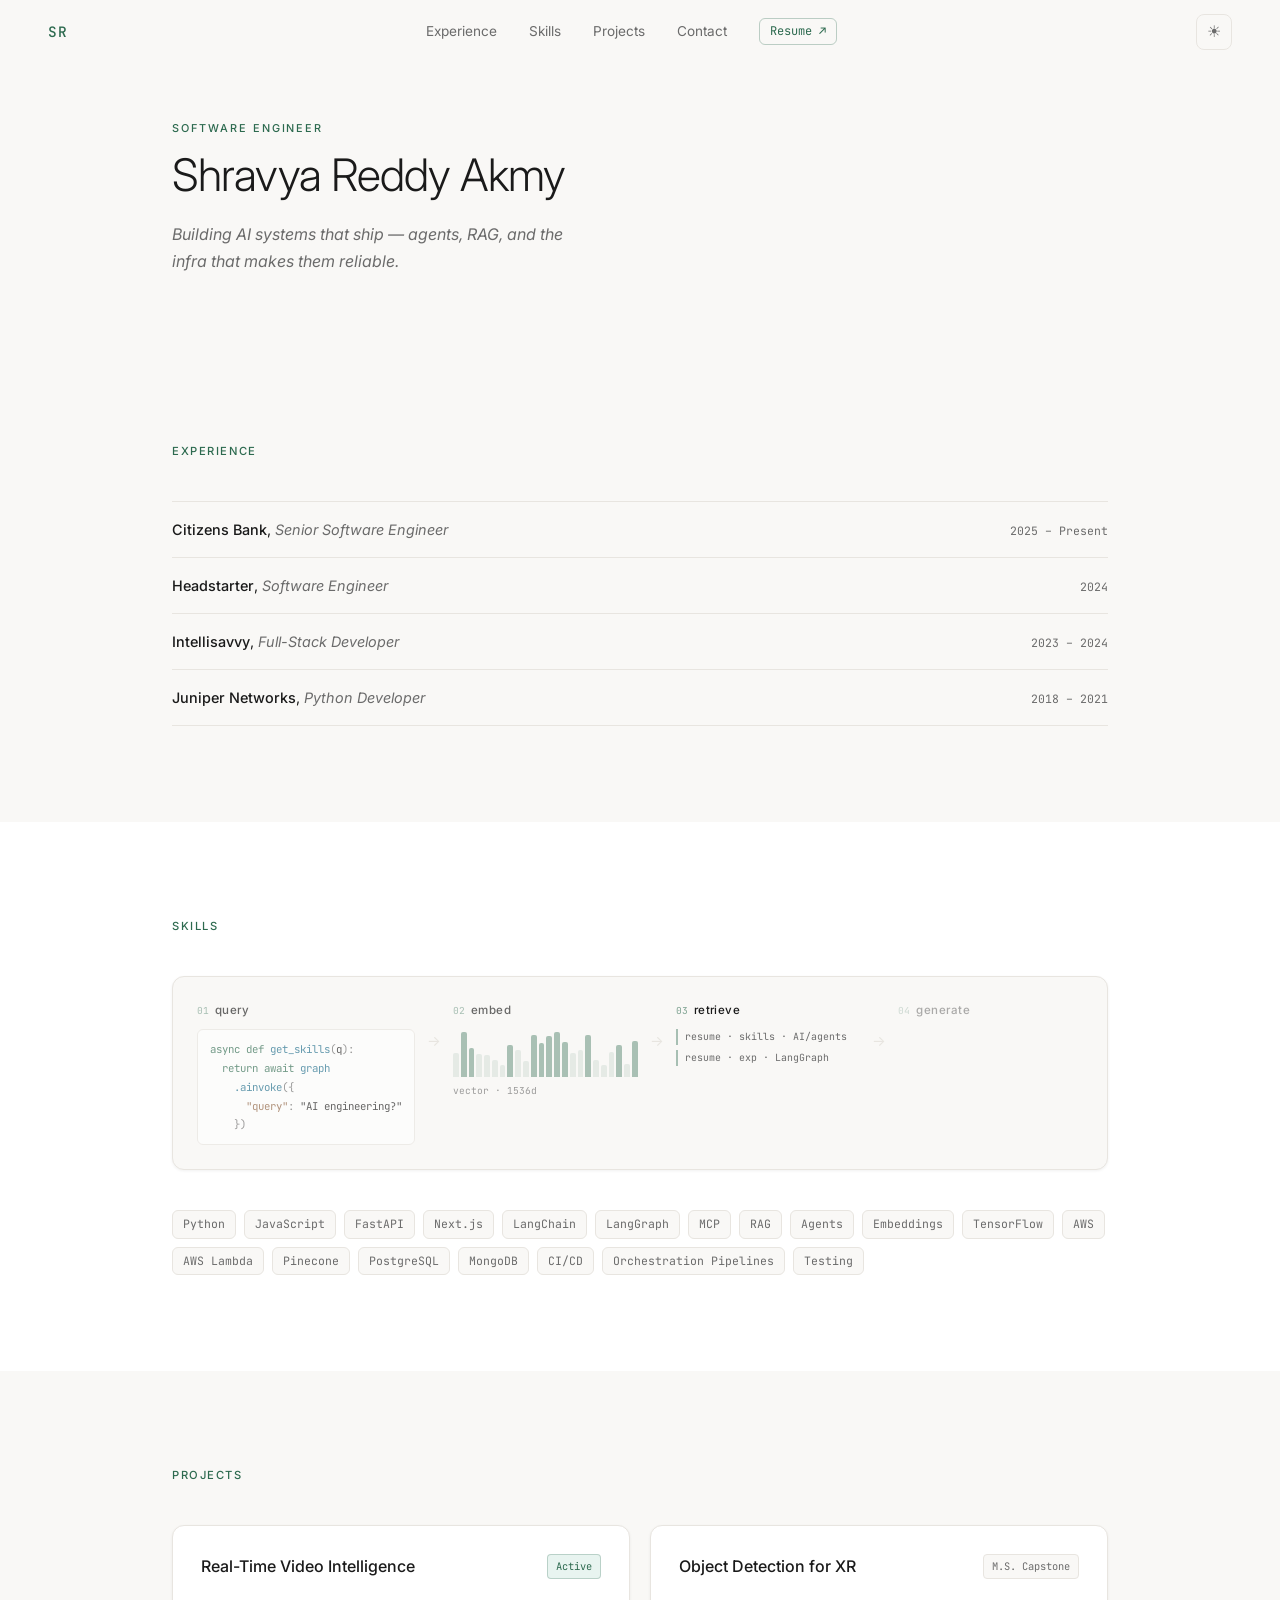
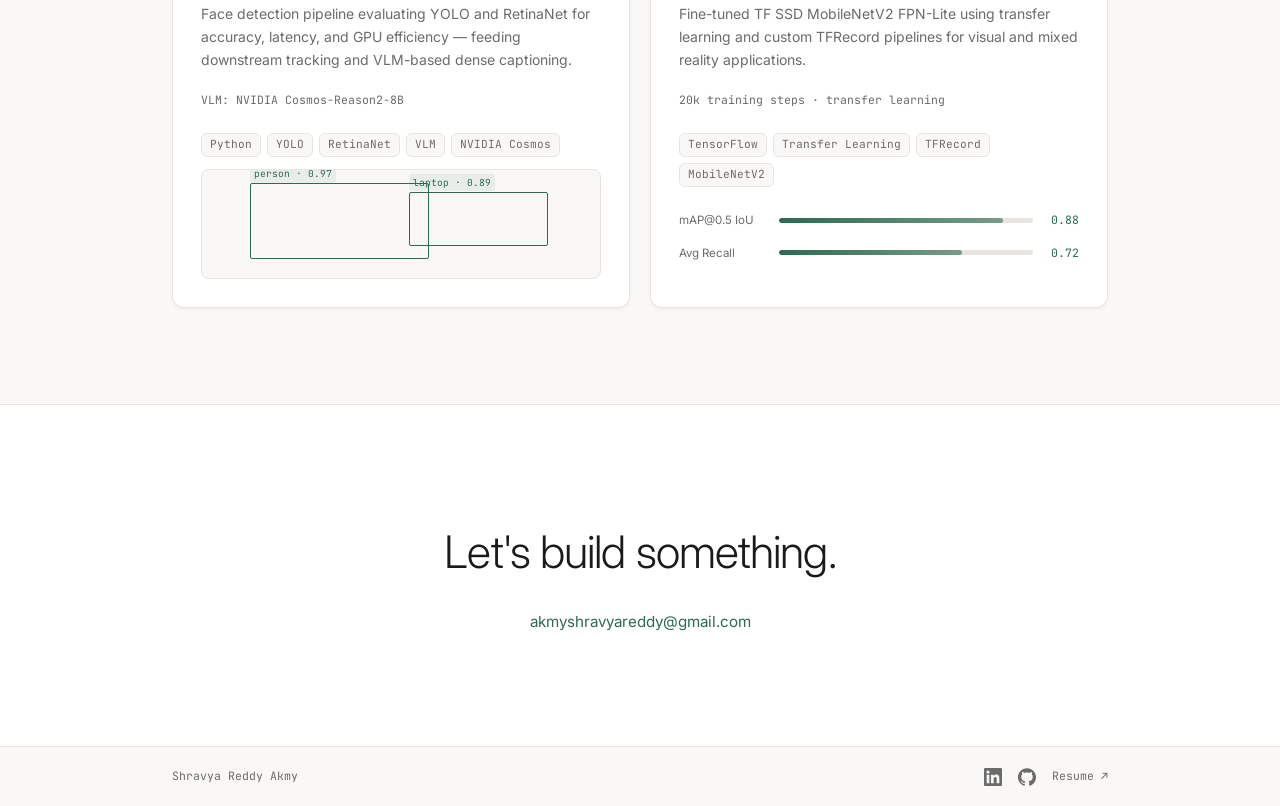
<file: index.html>
<!DOCTYPE html>
<html lang="en" data-theme="light">
<head>
  <meta charset="UTF-8">
  <meta name="viewport" content="width=device-width, initial-scale=1.0">
  <meta name="description" content="Shravya Reddy Akmy — Software Engineer building AI infrastructure, RAG pipelines, and agentic systems.">
  <title>Shravya Reddy Akmy</title>
  <script>
    (function() {
      const saved = localStorage.getItem('theme') ||
        (window.matchMedia('(prefers-color-scheme: dark)').matches ? 'dark' : 'light');
      document.documentElement.setAttribute('data-theme', saved);
    })();
  </script>
  <link rel="icon" type="image/jpeg" href="shravya-favicon.jpeg">
  <link rel="apple-touch-icon" href="shravya-favicon.jpeg">
  <link rel="preconnect" href="https://fonts.googleapis.com">
  <link rel="preconnect" href="https://fonts.gstatic.com" crossorigin>
  <link href="https://fonts.googleapis.com/css2?family=Inter:ital,wght@0,300;0,400;0,500;1,300;1,400&family=JetBrains+Mono:wght@400;500&display=swap" rel="stylesheet">
  <link rel="stylesheet" href="style.css">
</head>
<body>

  <!-- NAV -->
  <nav id="nav">
    <a href="#" class="nav-logo">SR</a>
    <div class="nav-links" id="nav-links">
      <a href="#experience">Experience</a>
      <a href="#skills">Skills</a>
      <a href="#projects">Projects</a>
      <a href="#contact">Contact</a>
      <a href="Shravya_Resume.pdf" target="_blank" rel="noopener noreferrer" class="nav-resume">Resume ↗</a>
    </div>
    <button id="theme-toggle" aria-label="Toggle dark mode">
      <span class="theme-icon">☀</span>
    </button>
    <button class="nav-hamburger" id="hamburger" aria-label="Open menu">
      <span></span><span></span><span></span>
    </button>
  </nav>

  <!-- HERO -->
  <section id="hero">
    <div class="hero-content">
      <p class="hero-eyebrow">Software Engineer</p>
      <h1 class="hero-name">Shravya Reddy Akmy</h1>
      <p class="hero-line">Building AI systems that ship — agents, RAG, and the infra that makes them reliable.</p>
    </div>
  </section>

  <!-- EXPERIENCE -->
  <section id="experience">
    <div class="container">
      <h2 class="section-label">Experience</h2>
      <div class="exp-list">

        <div class="exp-row">
          <span class="exp-entry"><span class="exp-company">Citizens Bank</span>, <span class="exp-role">Senior Software Engineer</span></span>
          <span class="exp-date">2025 – Present</span>
        </div>

        <div class="exp-row">
          <span class="exp-entry"><span class="exp-company">Headstarter</span>, <span class="exp-role">Software Engineer</span></span>
          <span class="exp-date">2024</span>
        </div>

        <div class="exp-row">
          <span class="exp-entry"><span class="exp-company">Intellisavvy</span>, <span class="exp-role">Full-Stack Developer</span></span>
          <span class="exp-date">2023 – 2024</span>
        </div>

        <div class="exp-row">
          <span class="exp-entry"><span class="exp-company">Juniper Networks</span>, <span class="exp-role">Python Developer</span></span>
          <span class="exp-date">2018 – 2021</span>
        </div>

      </div>
    </div>
  </section>

  <!-- SKILLS -->
  <section id="skills">
    <div class="container">
      <h2 class="section-label">Skills</h2>
      <div class="skill-tile skill-tile-pipeline" id="tile-pipeline">
        <div class="pl-grid">

          <div class="pl-step" id="pl-query">
            <div class="pl-step-head">
              <span class="pl-num">01</span>
              <span class="pl-step-label">query</span>
            </div>
            <div class="pl-body">
              <div class="pl-code" id="pl-code">
                <div class="pl-code-line"><span class="kw">async def</span> <span class="fn">get_skills</span><span class="op">(</span><span class="va">q</span><span class="op">):</span></div>
                <div class="pl-code-line"><span class="op">  </span><span class="kw">return await</span> <span class="fn">graph</span></div>
                <div class="pl-code-line"><span class="op">    </span><span class="fn">.ainvoke</span><span class="op">({</span></div>
                <div class="pl-code-line"><span class="op">      </span><span class="str">"query"</span><span class="op">: </span><span class="va" id="pl-query-val">"…"</span></div>
                <div class="pl-code-line"><span class="op">    })</span></div>
              </div>
            </div>
          </div>

          <div class="pl-arrow">→</div>

          <div class="pl-step" id="pl-embed">
            <div class="pl-step-head">
              <span class="pl-num">02</span>
              <span class="pl-step-label">embed</span>
            </div>
            <div class="pl-body">
              <div class="pl-vector" id="pl-vector"></div>
              <span class="pl-meta">vector · 1536d</span>
            </div>
          </div>

          <div class="pl-arrow">→</div>

          <div class="pl-step" id="pl-retrieve">
            <div class="pl-step-head">
              <span class="pl-num">03</span>
              <span class="pl-step-label">retrieve</span>
            </div>
            <div class="pl-body pl-docs" id="pl-docs"></div>
          </div>

          <div class="pl-arrow">→</div>

          <div class="pl-step" id="pl-generate">
            <div class="pl-step-head">
              <span class="pl-num">04</span>
              <span class="pl-step-label">generate</span>
            </div>
            <div class="pl-body pl-tags" id="pl-tags"></div>
          </div>

        </div>
      </div>

      <div class="skill-tags-row">
        <span class="skill-tag">Python</span>
        <span class="skill-tag">JavaScript</span>
        <span class="skill-tag">FastAPI</span>
        <span class="skill-tag">Next.js</span>
        <span class="skill-tag">LangChain</span>
        <span class="skill-tag">LangGraph</span>
        <span class="skill-tag">MCP</span>
        <span class="skill-tag">RAG</span>
        <span class="skill-tag">Agents</span>
        <span class="skill-tag">Embeddings</span>
        <span class="skill-tag">TensorFlow</span>
        <span class="skill-tag">AWS</span>
        <span class="skill-tag">AWS Lambda</span>
        <span class="skill-tag">Pinecone</span>
        <span class="skill-tag">PostgreSQL</span>
        <span class="skill-tag">MongoDB</span>
        <span class="skill-tag">CI/CD</span>
        <span class="skill-tag">Orchestration Pipelines</span>
        <span class="skill-tag">Testing</span>
      </div>
    </div>
  </section>

  <!-- PROJECTS -->
  <section id="projects">
    <div class="container">
      <h2 class="section-label">Projects</h2>
      <div class="projects-grid">

        <div class="project-card">
          <div class="project-header">
            <h3 class="project-title">Real-Time Video Intelligence</h3>
            <span class="project-badge active-badge">Active</span>
          </div>
          <p class="project-desc">Face detection pipeline evaluating YOLO and RetinaNet for accuracy, latency, and GPU efficiency — feeding downstream tracking and VLM-based dense captioning.</p>
          <p class="project-mono">VLM: NVIDIA Cosmos-Reason2-8B</p>
          <div class="tech-tags">
            <span class="tag">Python</span><span class="tag">YOLO</span><span class="tag">RetinaNet</span><span class="tag">VLM</span><span class="tag">NVIDIA Cosmos</span>
          </div>
          <div class="project-visual">
            <div class="camera-frame">
              <div class="bbox-anim">
                <div class="bbox"></div>
                <span class="bbox-label">person · 0.97</span>
              </div>
              <div class="bbox-anim bbox-anim-2">
                <div class="bbox"></div>
                <span class="bbox-label">laptop · 0.89</span>
              </div>
            </div>
          </div>
        </div>

        <div class="project-card">
          <div class="project-header">
            <h3 class="project-title">Object Detection for XR</h3>
            <span class="project-badge ms-badge">M.S. Capstone</span>
          </div>
          <p class="project-desc">Fine-tuned TF SSD MobileNetV2 FPN-Lite using transfer learning and custom TFRecord pipelines for visual and mixed reality applications.</p>
          <p class="project-mono">20k training steps · transfer learning</p>
          <div class="tech-tags">
            <span class="tag">TensorFlow</span><span class="tag">Transfer Learning</span><span class="tag">TFRecord</span><span class="tag">MobileNetV2</span>
          </div>
          <div class="project-visual">
            <div class="metrics-visual">
              <div class="metric-row">
                <span class="metric-label">mAP@0.5 IoU</span>
                <div class="metric-track"><div class="metric-fill" style="--w:88%"></div></div>
                <span class="metric-val">0.88</span>
              </div>
              <div class="metric-row">
                <span class="metric-label">Avg Recall</span>
                <div class="metric-track"><div class="metric-fill" style="--w:72%"></div></div>
                <span class="metric-val">0.72</span>
              </div>
            </div>
          </div>
        </div>

      </div>
    </div>
  </section>

  <!-- CONTACT -->
  <section id="contact">
    <div class="container">
      <div class="contact-inner">
        <h2 class="contact-heading">Let's build something.</h2>
        <a href="mailto:akmyshravyareddy@gmail.com" class="contact-email">akmyshravyareddy@gmail.com</a>
      </div>
    </div>
  </section>

  <footer>
    <div class="container footer-inner">
      <span class="footer-text">Shravya Reddy Akmy</span>
      <div class="footer-links">
        <a href="https://linkedin.com/in/shravyareddyakmy/" target="_blank" rel="noopener noreferrer" aria-label="LinkedIn" class="footer-icon-link">
          <!-- LinkedIn SVG -->
          <svg xmlns="http://www.w3.org/2000/svg" width="18" height="18" viewBox="0 0 24 24" fill="currentColor">
            <path d="M20.447 20.452h-3.554v-5.569c0-1.328-.027-3.037-1.852-3.037-1.853 0-2.136 1.445-2.136 2.939v5.667H9.351V9h3.414v1.561h.046c.477-.9 1.637-1.85 3.37-1.85 3.601 0 4.267 2.37 4.267 5.455v6.286zM5.337 7.433a2.062 2.062 0 0 1-2.063-2.065 2.064 2.064 0 1 1 2.063 2.065zm1.782 13.019H3.555V9h3.564v11.452zM22.225 0H1.771C.792 0 0 .774 0 1.729v20.542C0 23.227.792 24 1.771 24h20.451C23.2 24 24 23.227 24 22.271V1.729C24 .774 23.2 0 22.222 0h.003z"/>
          </svg>
        </a>
        <a href="https://github.com/ShravyaReddyAkmy" target="_blank" rel="noopener noreferrer" aria-label="GitHub" class="footer-icon-link">
          <!-- GitHub SVG -->
          <svg xmlns="http://www.w3.org/2000/svg" width="18" height="18" viewBox="0 0 24 24" fill="currentColor">
            <path d="M12 .297c-6.63 0-12 5.373-12 12 0 5.303 3.438 9.8 8.205 11.385.6.113.82-.258.82-.577 0-.285-.01-1.04-.015-2.04-3.338.724-4.042-1.61-4.042-1.61C4.422 18.07 3.633 17.7 3.633 17.7c-1.087-.744.084-.729.084-.729 1.205.084 1.838 1.236 1.838 1.236 1.07 1.835 2.809 1.305 3.495.998.108-.776.417-1.305.76-1.605-2.665-.3-5.466-1.332-5.466-5.93 0-1.31.465-2.38 1.235-3.22-.135-.303-.54-1.523.105-3.176 0 0 1.005-.322 3.3 1.23.96-.267 1.98-.399 3-.405 1.02.006 2.04.138 3 .405 2.28-1.552 3.285-1.23 3.285-1.23.645 1.653.24 2.873.12 3.176.765.84 1.23 1.91 1.23 3.22 0 4.61-2.805 5.625-5.475 5.92.42.36.81 1.096.81 2.22 0 1.606-.015 2.896-.015 3.286 0 .315.21.69.825.57C20.565 22.092 24 17.592 24 12.297c0-6.627-5.373-12-12-12"/>
          </svg>
        </a>
        <a href="https://shravyareddy.com/Shravya_Resume.pdf" target="_blank" rel="noopener noreferrer" class="footer-resume">Resume ↗</a>
      </div>
    </div>
  </footer>

  <script src="js/theme.js"></script>
  <script src="js/skills.js"></script>
  <script src="js/main.js"></script>
</body>
</html>
</file>
<file: style.css>
/* =============================================
   VARIABLES
   ============================================= */
:root {
  --bg: #F9F8F6;
  --surface: #FFFFFF;
  --border: #E8E5E0;
  --text-primary: #1A1A1A;
  --text-secondary: #6B6B6B;
  --accent: #2D6A4F;
  --accent-rgb: 45, 106, 79;
  --accent-dim: #E8F4F0;
  --shadow-sm: 0 1px 3px rgba(0,0,0,0.06);
  --shadow-md: 0 4px 16px rgba(0,0,0,0.08);
  --font-sans: 'Inter', system-ui, sans-serif;
  --font-mono: 'JetBrains Mono', 'Fira Code', monospace;
  --radius-card: 12px;
  --radius-tag: 6px;
  --dur: 200ms;
  --ease: cubic-bezier(0.4, 0, 0.2, 1);
}

[data-theme="dark"] {
  --bg: #0E0E0E;
  --surface: #161616;
  --border: #2A2A2A;
  --text-primary: #F0EFEC;
  --text-secondary: #888884;
  --accent: #52B788;
  --accent-rgb: 82, 183, 136;
  --accent-dim: #1A2E24;
  --shadow-sm: none;
  --shadow-md: none;
}

/* =============================================
   RESET & BASE
   ============================================= */
*, *::before, *::after { box-sizing: border-box; margin: 0; padding: 0; }

html { scroll-behavior: smooth; }

body {
  font-family: var(--font-sans);
  background: var(--bg);
  color: var(--text-primary);
  font-size: 1rem;
  line-height: 1.6;
  transition: background var(--dur) var(--ease), color var(--dur) var(--ease);
  -webkit-font-smoothing: antialiased;
}

a { color: inherit; text-decoration: none; }

.container {
  max-width: 1000px;
  margin: 0 auto;
  padding: 0 32px;
}

section {
  padding: 96px 0;
}

.section-label {
  font-size: 0.7rem;
  font-weight: 500;
  letter-spacing: 0.14em;
  text-transform: uppercase;
  color: var(--accent);
  margin-bottom: 40px;
}

/* =============================================
   NAV
   ============================================= */
#nav {
  position: fixed;
  top: 0; left: 0; right: 0;
  height: 64px;
  display: flex;
  align-items: center;
  justify-content: space-between;
  padding: 0 48px;
  z-index: 100;
  transition: background var(--dur) var(--ease),
              border-color var(--dur) var(--ease),
              backdrop-filter var(--dur) var(--ease);
  border-bottom: 1px solid transparent;
}

#nav.scrolled {
  background: rgba(var(--bg-surface, 249,248,246), 0.85);
  backdrop-filter: blur(12px);
  -webkit-backdrop-filter: blur(12px);
  border-bottom-color: var(--border);
}

[data-theme="dark"] #nav.scrolled {
  background: rgba(14,14,14,0.85);
}

.nav-logo {
  font-family: var(--font-mono);
  font-size: 0.9rem;
  font-weight: 500;
  color: var(--accent);
  letter-spacing: 0.05em;
}

.nav-links {
  display: flex;
  align-items: center;
  gap: 32px;
}

.nav-links a {
  font-size: 0.85rem;
  color: var(--text-secondary);
  transition: color var(--dur) var(--ease);
}

.nav-links a:hover { color: var(--text-primary); }

.nav-resume {
  font-family: var(--font-mono);
  font-size: 0.75rem !important;
  color: var(--accent) !important;
  border: 1px solid rgba(var(--accent-rgb), 0.3);
  border-radius: var(--radius-tag);
  padding: 3px 10px;
  transition: border-color var(--dur) var(--ease), background var(--dur) var(--ease) !important;
}

.nav-resume:hover {
  background: var(--accent-dim);
  border-color: var(--accent);
  color: var(--accent) !important;
}

#theme-toggle {
  background: none;
  border: 1px solid var(--border);
  border-radius: 8px;
  width: 36px;
  height: 36px;
  cursor: pointer;
  display: flex;
  align-items: center;
  justify-content: center;
  font-size: 1rem;
  color: var(--text-secondary);
  transition: border-color var(--dur) var(--ease), color var(--dur) var(--ease);
}

#theme-toggle:hover { border-color: var(--accent); color: var(--accent); }

.nav-hamburger {
  display: none;
  flex-direction: column;
  gap: 5px;
  background: none;
  border: none;
  cursor: pointer;
  padding: 4px;
}

.nav-hamburger span {
  display: block;
  width: 22px;
  height: 1.5px;
  background: var(--text-primary);
  transition: var(--dur) var(--ease);
}

/* =============================================
   HERO
   ============================================= */
#hero {
  max-width: 1000px;
  margin: 0 auto;
  padding: 120px 32px 72px;
}

.hero-content {
  max-width: 560px;
}

.hero-eyebrow {
  font-size: 0.68rem;
  font-weight: 500;
  letter-spacing: 0.18em;
  text-transform: uppercase;
  color: var(--accent);
  margin-bottom: 14px;
}

.hero-name {
  font-size: clamp(1.8rem, 4vw, 2.8rem);
  font-weight: 300;
  letter-spacing: -0.02em;
  color: var(--text-primary);
  line-height: 1.1;
  margin-bottom: 20px;
}

.hero-line {
  font-style: italic;
  font-size: 1rem;
  color: var(--text-secondary);
  line-height: 1.7;
  max-width: 420px;
}

/* =============================================
   EXPERIENCE — flat list
   ============================================= */
.exp-list {
  display: flex;
  flex-direction: column;
  gap: 0;
}

.exp-row {
  display: flex;
  justify-content: space-between;
  align-items: baseline;
  gap: 24px;
  padding: 16px 0;
  border-bottom: 1px solid var(--border);
}

.exp-row:first-child { border-top: 1px solid var(--border); }

.exp-entry { font-size: 0.9rem; }

.exp-company {
  font-weight: 500;
  color: var(--text-primary);
}

.exp-role {
  font-style: italic;
  color: var(--text-secondary);
}

.exp-date {
  font-family: var(--font-mono);
  font-size: 0.72rem;
  color: var(--text-secondary);
  white-space: nowrap;
  flex-shrink: 0;
}

/* Tech tags */
.tech-tags {
  display: flex;
  flex-wrap: wrap;
  gap: 6px;
}

.tag {
  font-family: var(--font-mono);
  font-size: 0.7rem;
  color: var(--text-secondary);
  background: var(--bg);
  border: 1px solid var(--border);
  border-radius: var(--radius-tag);
  padding: 2px 8px;
  transition: border-color var(--dur) var(--ease), color var(--dur) var(--ease);
}

.timeline-card:hover .tag {
  border-color: rgba(var(--accent-rgb), 0.25);
}

/* =============================================
   SKILLS
   ============================================= */
#skills { background: var(--surface); }

.skill-tile-pipeline {
  background: var(--bg);
  border: 1px solid var(--border);
  border-radius: var(--radius-card);
  padding: 24px;
  box-shadow: var(--shadow-sm);
  transition: border-color var(--dur) var(--ease);
  margin-bottom: 32px;
}

.skill-tile-pipeline:hover { border-color: rgba(var(--accent-rgb), 0.4); }

.tile-header {
  margin-bottom: 20px;
  display: flex;
  align-items: center;
  justify-content: space-between;
  flex-wrap: wrap;
  gap: 8px;
}

.tile-label {
  font-size: 0.78rem;
  font-weight: 500;
  color: var(--text-primary);
  letter-spacing: 0.02em;
}

.tile-tags {
  display: flex;
  flex-wrap: wrap;
  gap: 4px;
}

/* Pipeline grid — 4 steps + 3 arrows */
.pl-grid {
  display: grid;
  grid-template-columns: 1fr auto 1fr auto 1fr auto 1fr;
  gap: 0 12px;
  align-items: start;
}

.pl-arrow {
  font-size: 0.9rem;
  color: var(--border);
  padding-top: 28px;
  align-self: start;
  transition: color 400ms;
}

.pl-step {
  display: flex;
  flex-direction: column;
  gap: 10px;
  opacity: 0.35;
  transition: opacity 350ms var(--ease);
}

.pl-step.active { opacity: 1; }
.pl-step.done   { opacity: 0.65; }

.pl-step-head {
  display: flex;
  align-items: baseline;
  gap: 6px;
}

.pl-num {
  font-family: var(--font-mono);
  font-size: 0.6rem;
  color: var(--accent);
  opacity: 0.6;
}

.pl-step-label {
  font-size: 0.72rem;
  font-weight: 500;
  color: var(--text-primary);
  letter-spacing: 0.04em;
  text-transform: lowercase;
}

.pl-body {
  display: flex;
  flex-direction: column;
  gap: 6px;
  min-height: 110px;
}

/* Step 01 — code */
.pl-code {
  font-family: var(--font-mono);
  font-size: 0.67rem;
  line-height: 1.75;
  background: var(--surface);
  border: 1px solid var(--border);
  border-radius: 6px;
  padding: 10px 12px;
}

.pl-code-line { display: block; white-space: pre; }

/* syntax */
.kw  { color: #2D6A4F; }
.fn  { color: #1A6B8A; }
.str { color: #8B5E3C; }
.op  { color: var(--text-secondary); }
.va  { color: var(--text-primary); }
.ty  { color: #6B3FA0; }

[data-theme="dark"] .kw  { color: #52B788; }
[data-theme="dark"] .fn  { color: #56CFE1; }
[data-theme="dark"] .str { color: #E9C46A; }
[data-theme="dark"] .ty  { color: #C3A6FF; }

/* Step 02 — vector bars */
.pl-vector {
  display: flex;
  align-items: flex-end;
  gap: 2px;
  height: 48px;
}

.pl-bar {
  flex: 1;
  border-radius: 2px 2px 0 0;
  background: rgba(var(--accent-rgb), 0.25);
  transition: height 500ms var(--ease), background 300ms;
  min-height: 3px;
}

.pl-bar.pos { background: rgba(var(--accent-rgb), 0.6); }
.pl-bar.neg { background: rgba(var(--accent-rgb), 0.15); }

.pl-meta {
  font-family: var(--font-mono);
  font-size: 0.6rem;
  color: var(--text-secondary);
}

/* Step 03 — retrieved docs */
.pl-docs {
  display: flex;
  flex-direction: column;
  gap: 5px;
}

.pl-doc {
  font-family: var(--font-mono);
  font-size: 0.62rem;
  color: var(--text-secondary);
  border-left: 2px solid var(--border);
  padding-left: 7px;
  opacity: 0;
  transform: translateX(-4px);
  transition: opacity 300ms, transform 300ms, border-color 300ms;
}

.pl-doc.shown {
  opacity: 1;
  transform: translateX(0);
  border-color: rgba(var(--accent-rgb), 0.4);
}

/* Step 04 — generated tags */
.pl-tags {
  display: flex;
  flex-wrap: wrap;
  gap: 5px;
  align-content: flex-start;
}

.pl-tag {
  font-family: var(--font-mono);
  font-size: 0.65rem;
  padding: 3px 9px;
  border-radius: var(--radius-tag);
  border: 1px solid rgba(var(--accent-rgb), 0.3);
  color: var(--accent);
  background: var(--accent-dim);
  opacity: 0;
  transform: translateY(3px);
  transition: opacity 220ms, transform 220ms;
}

.pl-tag.shown { opacity: 1; transform: translateY(0); }

/* Skill tags row */
.skill-tags-row {
  display: flex;
  flex-wrap: wrap;
  gap: 8px;
  padding-top: 8px;
}

.skill-tag {
  font-family: var(--font-mono);
  font-size: 0.72rem;
  color: var(--text-secondary);
  background: var(--bg);
  border: 1px solid var(--border);
  border-radius: var(--radius-tag);
  padding: 4px 10px;
  cursor: default;
  transition: border-color var(--dur) var(--ease), color var(--dur) var(--ease),
              background var(--dur) var(--ease);
}

.skill-tag:hover {
  border-color: var(--accent);
  color: var(--accent);
  background: var(--accent-dim);
}

@keyframes blink {
  0%, 100% { opacity: 0.7; }
  50% { opacity: 0; }
}

/* =============================================
   PROJECTS
   ============================================= */
.projects-grid {
  display: grid;
  grid-template-columns: 1fr 1fr;
  gap: 20px;
}

.project-card {
  background: var(--surface);
  border: 1px solid var(--border);
  border-radius: var(--radius-card);
  padding: 28px;
  box-shadow: var(--shadow-sm);
  transition: transform var(--dur) var(--ease), box-shadow var(--dur) var(--ease),
              border-color var(--dur) var(--ease);
  display: flex;
  flex-direction: column;
  gap: 12px;
}

.project-card:hover {
  transform: translateY(-4px);
  box-shadow: var(--shadow-md);
  border-color: rgba(var(--accent-rgb), 0.3);
}

.project-header {
  display: flex;
  align-items: flex-start;
  justify-content: space-between;
  gap: 12px;
  margin-bottom: 10px;
}

.project-title {
  font-size: 1rem;
  font-weight: 500;
  color: var(--text-primary);
}

.project-badge {
  font-family: var(--font-mono);
  font-size: 0.65rem;
  padding: 3px 8px;
  border-radius: 4px;
  white-space: nowrap;
}

.active-badge {
  background: var(--accent-dim);
  color: var(--accent);
  border: 1px solid rgba(var(--accent-rgb), 0.25);
}

.ms-badge {
  background: var(--bg);
  color: var(--text-secondary);
  border: 1px solid var(--border);
}

.project-desc {
  font-size: 0.875rem;
  color: var(--text-secondary);
  line-height: 1.65;
  margin-bottom: 8px;
}

.project-mono {
  font-family: var(--font-mono);
  font-size: 0.72rem;
  color: var(--text-secondary);
  margin-bottom: 12px;
}

/* Camera scene visual */
.project-visual {
  flex-shrink: 0;
}

.camera-scene {
  display: flex;
  align-items: center;
  justify-content: center;
}

.camera-frame {
  position: relative;
  width: 100%;
  height: 110px;
  background: var(--bg);
  border: 1px solid var(--border);
  border-radius: 8px;
  overflow: hidden;
}

.bbox-anim {
  position: absolute;
  top: 12%;
  left: 12%;
  width: 45%;
  height: 70%;
  animation: bbox-pulse 3s ease-in-out infinite;
}

.bbox-anim-2 {
  top: 20%;
  left: 52%;
  width: 35%;
  height: 50%;
  animation-delay: 1.2s;
}

.bbox {
  width: 100%;
  height: 100%;
  border: 1.5px solid var(--accent);
  border-radius: 2px;
}

.bbox-label {
  font-family: var(--font-mono);
  font-size: 0.6rem;
  color: var(--accent);
  background: rgba(var(--accent-rgb), 0.08);
  padding: 1px 4px;
  position: absolute;
  top: -1px;
  left: 0;
  transform: translateY(-100%);
  white-space: nowrap;
  border-radius: 2px;
}

@keyframes bbox-pulse {
  0%, 100% { opacity: 0.4; }
  50% { opacity: 1; }
}

/* Metrics visual */
.metrics-visual {
  display: flex;
  flex-direction: column;
  gap: 14px;
  padding: 12px 0 4px;
}

.metric-row {
  display: grid;
  grid-template-columns: 90px 1fr 36px;
  align-items: center;
  gap: 10px;
}

.metric-label {
  font-size: 0.72rem;
  color: var(--text-secondary);
}

.metric-track {
  height: 5px;
  background: var(--border);
  border-radius: 3px;
  overflow: hidden;
}

.metric-fill {
  height: 100%;
  width: var(--w, 0);
  background: linear-gradient(90deg, var(--accent), rgba(var(--accent-rgb), 0.6));
  border-radius: 3px;
}

.metric-val {
  font-family: var(--font-mono);
  font-size: 0.72rem;
  color: var(--accent);
  text-align: right;
}

/* =============================================
   CONTACT
   ============================================= */
#contact {
  background: var(--surface);
  border-top: 1px solid var(--border);
}

.contact-inner {
  text-align: center;
  padding: 16px 0;
}

.contact-heading {
  font-size: clamp(1.8rem, 4vw, 2.8rem);
  font-weight: 300;
  letter-spacing: -0.02em;
  color: var(--text-primary);
  margin-bottom: 20px;
}

.contact-email {
  font-size: 0.95rem;
  color: var(--accent);
  border-bottom: 1px solid transparent;
  padding-bottom: 1px;
  transition: border-color var(--dur) var(--ease);
}

.contact-email:hover { border-bottom-color: var(--accent); }

/* =============================================
   FOOTER
   ============================================= */
footer {
  padding: 20px 0;
  border-top: 1px solid var(--border);
}

.footer-inner {
  display: flex;
  align-items: center;
  justify-content: space-between;
}

.footer-text {
  font-size: 0.72rem;
  color: var(--text-secondary);
  font-family: var(--font-mono);
}

.footer-links {
  display: flex;
  align-items: center;
  gap: 16px;
}

.footer-icon-link {
  color: var(--text-secondary);
  display: flex;
  align-items: center;
  transition: color var(--dur) var(--ease);
}

.footer-icon-link:hover { color: var(--accent); }

.footer-resume {
  font-family: var(--font-mono);
  font-size: 0.72rem;
  color: var(--text-secondary);
  transition: color var(--dur) var(--ease);
}

.footer-resume:hover { color: var(--accent); }

/* =============================================
   RESPONSIVE
   ============================================= */
@media (max-width: 900px) {
  .pl-grid {
    grid-template-columns: 1fr 1fr;
    grid-template-rows: auto auto;
    gap: 16px 12px;
  }
  .pl-arrow { display: none; }
}

@media (max-width: 768px) {
  #nav { padding: 0 24px; }

  .nav-links {
    position: fixed;
    top: 64px; left: 0; right: 0;
    background: var(--surface);
    border-bottom: 1px solid var(--border);
    flex-direction: column;
    align-items: center;
    gap: 0;
    padding: 0;
    max-height: 0;
    overflow: hidden;
    transition: max-height 300ms var(--ease), padding 300ms var(--ease);
  }

  .nav-links.open {
    max-height: 320px;
    padding: 16px 0;
  }

  .nav-links a {
    padding: 12px 24px;
    width: 100%;
    text-align: center;
  }

  .nav-hamburger { display: flex; }

  section { padding: 56px 0; }

  #hero { padding: 110px 20px 60px; }

  .container { padding: 0 20px; }

  .exp-row { gap: 12px; }
  .exp-entry { font-size: 0.85rem; }

  .projects-grid { grid-template-columns: 1fr; }

  .footer-inner { flex-direction: column; gap: 12px; text-align: center; }
}

@media (max-width: 480px) {
  .about-stats { grid-template-columns: 1fr 1fr; }
  .rag-pipeline { gap: 2px; }
  .rag-icon { width: 34px; height: 34px; font-size: 0.7rem; }
}

/* =============================================
   REDUCED MOTION
   ============================================= */
@media (prefers-reduced-motion: reduce) {
  *, *::before, *::after {
    animation-duration: 0.01ms !important;
    transition-duration: 0.01ms !important;
  }
  .bar-fill { transition: none; }
  .gauge-fill-arc { transition: none; }
}
</file>
